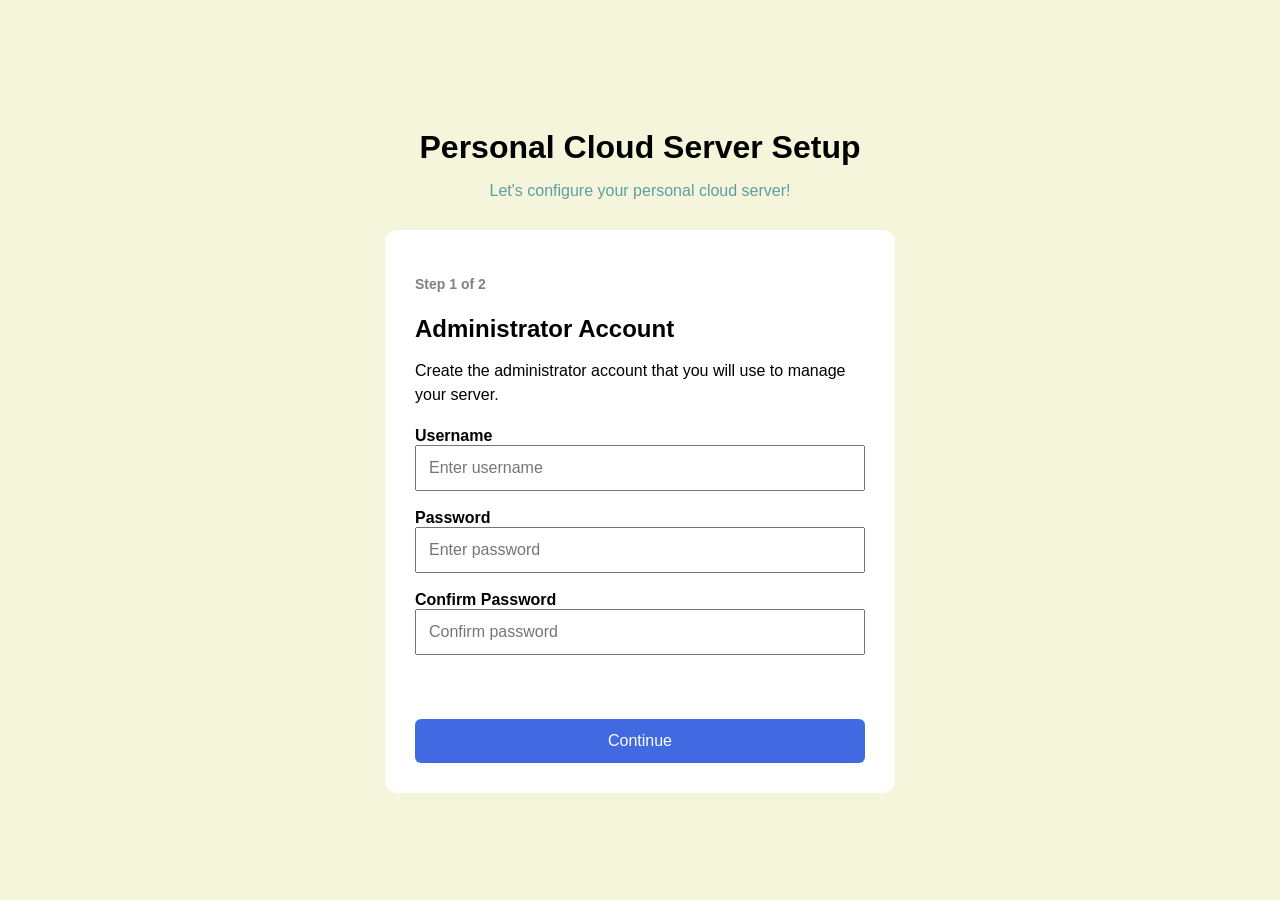
<file: initialSetup/setupWizard/index.html>
<!DOCTYPE html>
<html lang="en">
    <head>
        <meta charset="UTF-8">
        <meta name="viewport" content="width=device-width, initial-scale=1.0">
        <title>Personal Cloud Server Setup</title>
        <link rel="stylesheet" href="style.css">
        <script src="script.js" defer></script> <!-- Wait for HTML to finish before loading JS-->
    </head>

    <body>
        <main class="setup-container">
            <header>
                <h1>Personal Cloud Server Setup</h1>
                <p>Let's configure your personal cloud server!</p>
            </header>

            <section class="setup-card" id="account-step">
                <p class="step-label">Step 1 of 2</p>
                <h2>Administrator Account</h2>
                <p>Create the administrator account that you will use to manage your server.</p>

                <form id="account-form">
                    <label for="username">Username</label>
                    <input
                        type="text"
                        id="username"
                        name="username"
                        placeholder="Enter username"
                        autocomplete="username"
                        required
                    >
                    
                    <label for="password">Password</label>
                    <input
                        type="password"
                        id="password"
                        name="password"
                        placeholder="Enter password"
                        autocomplete="new-password"
                        required
                    >

                    <label for="confirm-password">
                        Confirm Password
                    </label>
                    <input
                        type="password"
                        id="confirm-password"
                        name="confirm-password"
                        placeholder="Confirm password"
                        autocomplete="new-password"
                        required
                    >

                    <p id="error-message" role="alert"></p>

                    <button type="submit" id="continue-button">
                        Continue
                    </button>
                </form>
            </section>

            <!--Step 2, confirm admin account details-->
            <section class="setup-card" id="install-step" hidden>
                <p class="step-label">Step 2 of 2</p>

                <h2>Confirm Administrator Account</h2>

                <p>
                    Review your account details below to finish setting up your server.
                </p>

                <div class="install-summary">
                    <h3>Account Summary</h3>

                    <p>
                        <strong>Administrator:</strong>
                        <span id="summary-username"></span>
                    </p>

                    <p>
                        <strong>Cloud Storage:</strong> Nextcloud
                    </p>
                </div>

                <p id="install-status" role="status">
                    Ready to create administrator account.
                </p>

                <div class="navigation-buttons">
                    <button type="button" id="install-back-button">
                        Back
                    </button>

                    <button type="button" id="install-button">
                        Create Administrator Account
                    </button>
                </div>
            </section>
        </main>
    </body>
</html>
</file>
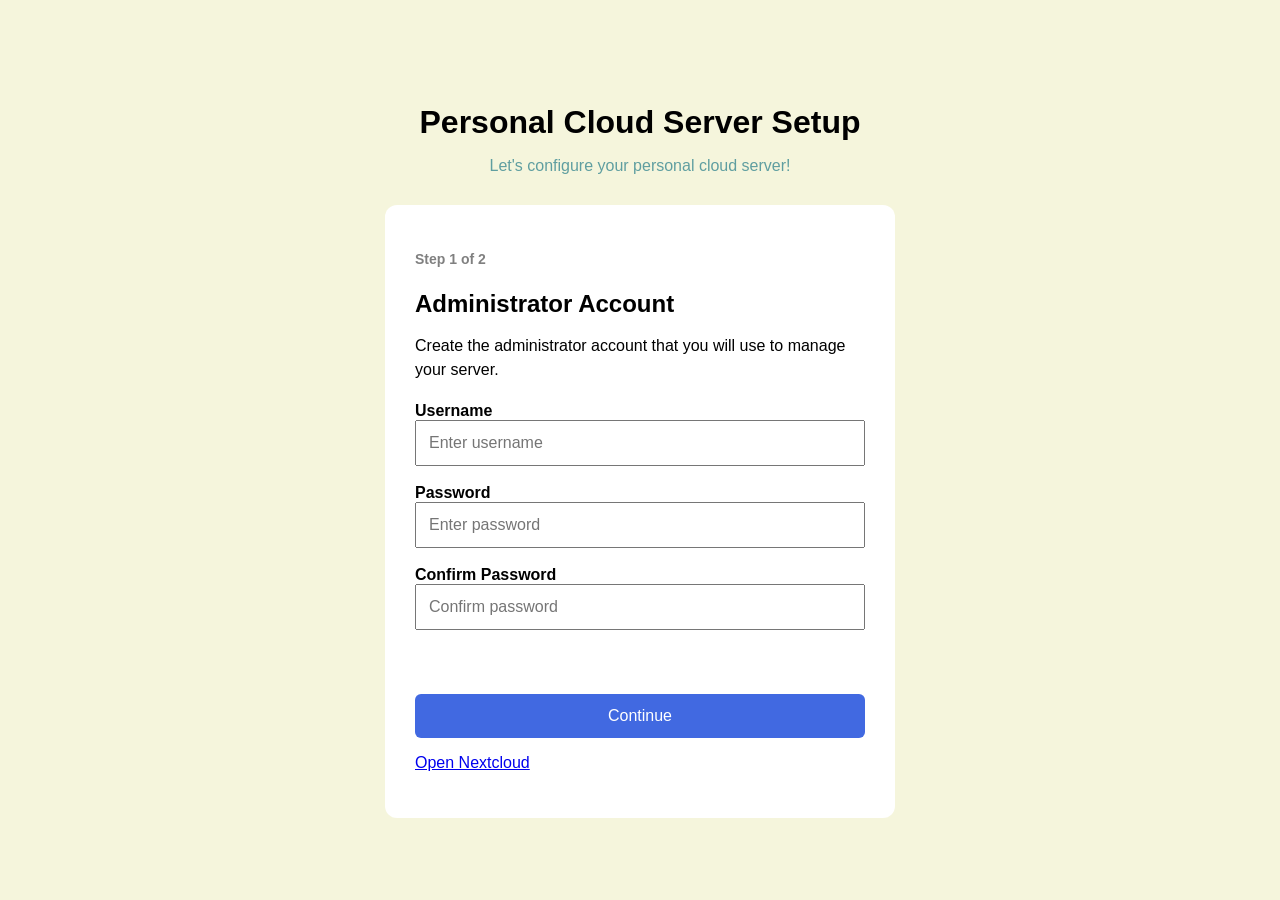
<file: webpage/setupWizard/index.html>
<!DOCTYPE html>
<html lang="en">
    <head>
        <meta charset="UTF-8">
        <meta name="viewport" content="width=device-width, initial-scale=1.0">
        <title>Personal Cloud Server Setup</title>
        <link rel="stylesheet" href="style.css">
        <script src="validation.js" defer></script> <!-- Wait for HTML to finish before loading JS-->
        <script src="script.js" defer></script>
    </head>

    <body>
        <main class="setup-container">
            <header>
                <h1>Personal Cloud Server Setup</h1>
                <p>Let's configure your personal cloud server!</p>
            </header>

            <section class="setup-card" id="account-step">
                <p class="step-label">Step 1 of 2</p>
                <h2>Administrator Account</h2>
                <p>Create the administrator account that you will use to manage your server.</p>

                <form id="account-form">
                    <label for="username">Username</label>
                    <input
                        type="text"
                        id="username"
                        name="username"
                        placeholder="Enter username"
                        autocomplete="username"
                        required
                    >
                    
                    <label for="password">Password</label>
                    <input
                        type="password"
                        id="password"
                        name="password"
                        placeholder="Enter password"
                        autocomplete="new-password"
                        required
                    >

                    <label for="confirm-password">
                        Confirm Password
                    </label>
                    <input
                        type="password"
                        id="confirm-password"
                        name="confirm-password"
                        placeholder="Confirm password"
                        autocomplete="new-password"
                        required
                    >

                    <p id="error-message" role="alert"></p>

                    <button type="submit" id="continue-button">
                        Continue
                    </button>

                    <p>
                        <a id="nextcloud-link" href="#" target="_blank" rel="noopener noreferrer">
                            Open Nextcloud
                        </a>
                    </p>
                </form>
            </section>

            <!--Step 2, confirm admin account details-->
            <section class="setup-card" id="install-step" hidden>
                <p class="step-label">Step 2 of 2</p>

                <h2>Confirm Administrator Account</h2>

                <p>
                    Review your account details below to finish setting up your server.
                </p>

                <div class="install-summary">
                    <h3>Account Summary</h3>

                    <p>
                        <strong>Administrator:</strong>
                        <span id="summary-username"></span>
                    </p>

                    <p>
                        <strong>Cloud Storage:</strong> Nextcloud
                    </p>
                </div>

                <p id="install-status" role="status">
                    Ready to create administrator account.
                </p>

                <div class="navigation-buttons">
                    <button type="button" id="install-back-button">
                        Back
                    </button>

                    <button type="button" id="install-button">
                        Create Administrator Account
                    </button>
                </div>
            </section>
        </main>
    </body>
</html>
</file>
<file: initialSetup/setupWizard/style.css>
* {
    box-sizing: border-box;
}

body {
    margin: 0;
    min-height: 100vh;
    font-family: Arial, Helvetica, sans-serif;
    background-color: beige;
    color: black;
    display: flex;
    justify-content: center;
    align-items: center;
}

.setup-container {
    width: 100%;
    max-width: 550px;
    padding: 20px;
}

header {
    text-align: center;
    margin-bottom: 30px;
}

header h1 {
    color: black;
    margin-bottom: 10px;
}

header p {
    color: cadetblue;
}

.setup-card {
    background-color: white;
    border-radius: 12px;
    padding: 30px;
    box-shadow: 0 4px 20px rgba(0, 0, 0, 0,08);
}

.step-label {
    color: grey;
    font-weight: bold;
    font-size: 14px;
}

.setup-card h2 {
    margin-bottom: 10px;
}

.setup-card > p {
    line-height: 1.5;
}

form {
    display: flex;
    flex-direction: column;
    margin-top: 20px;
}

label {
    font-weight: bold;
    margin-bottom: 8 px;
}

input {
    padding: 12px;
    margin-bottom: 18px;
    border: 1 px solid black;
    border-radius: 6 px;
    font-size: 16px;
}

input:focus {
    outline: 2px solid royalblue;
    border-color: transparent;
}

button {
    background-color: royalblue;
    color: white;
    border: none;
    border-radius: 6px;
    padding: 13px;
    font-size: 16px;
    cursor: pointer;
}

button:hover {
    background-color: royalblue;
}

#error-message {
    color: red;
    font-size: 14px;
    min-height: 18px;
}

/* Hide inactive setup screens*/
[hidden] {
    display: none !important;
}

.vpn-status {
    background-color: beige;
    border: 1px solid black;
    border-radius: 8px;
    padding: 15px;
    margin: 20px 0;
}

.vpn-status h3 {
    margin-top: 0;
    color: royalblue;
}

.vpn-status p {
    margin-bottom: 0;
    line-height: 1.5;
}

/*Nav buttons*/
.navigation-buttons {
    display: flex;
    gap: 10px;
    margin-top: 20px;
}

.navigation-buttons button {
    flex: 1;
}

#back-button {
    background-color: #6699CC;
}

#back-button:hover {
    background-color: royalblue;
}

.install-summary {
    background-color: beige;
    border: 1 px solid black;
    border-radius: 8px;
    padding: 15px;
    margin: 20px 0;
}

.install-summary h3 {
    margin-top: 0;
    color: royalblue;
}

.install-summary p {
    margin-bottom:  10px;
    line-height: 1.5;
}

#install-status {
    margin: 20px 0;
    color: #6699CC;
    font-weight: bold;
}

#install-back-button {
    background-color: #6699CC;
}

#install-back-button:hover {
    background-color: royalblue;
}
</file>
<file: webpage/setupWizard/style.css>
* {
    box-sizing: border-box;
}

body {
    margin: 0;
    min-height: 100vh;
    font-family: Arial, Helvetica, sans-serif;
    background-color: beige;
    color: black;
    display: flex;
    justify-content: center;
    align-items: center;
}

.setup-container {
    width: 100%;
    max-width: 550px;
    padding: 20px;
}

header {
    text-align: center;
    margin-bottom: 30px;
}

header h1 {
    color: black;
    margin-bottom: 10px;
}

header p {
    color: cadetblue;
}

.setup-card {
    background-color: white;
    border-radius: 12px;
    padding: 30px;
    box-shadow: 0 4px 20px rgba(0, 0, 0, 0,08);
}

.step-label {
    color: grey;
    font-weight: bold;
    font-size: 14px;
}

.setup-card h2 {
    margin-bottom: 10px;
}

.setup-card > p {
    line-height: 1.5;
}

form {
    display: flex;
    flex-direction: column;
    margin-top: 20px;
}

label {
    font-weight: bold;
    margin-bottom: 8 px;
}

input {
    padding: 12px;
    margin-bottom: 18px;
    border: 1 px solid black;
    border-radius: 6 px;
    font-size: 16px;
}

input:focus {
    outline: 2px solid royalblue;
    border-color: transparent;
}

button {
    background-color: royalblue;
    color: white;
    border: none;
    border-radius: 6px;
    padding: 13px;
    font-size: 16px;
    cursor: pointer;
}

button:hover {
    background-color: royalblue;
}

#error-message {
    color: red;
    font-size: 14px;
    min-height: 18px;
}

/* Hide inactive setup screens*/
[hidden] {
    display: none !important;
}

.vpn-status {
    background-color: beige;
    border: 1px solid black;
    border-radius: 8px;
    padding: 15px;
    margin: 20px 0;
}

.vpn-status h3 {
    margin-top: 0;
    color: royalblue;
}

.vpn-status p {
    margin-bottom: 0;
    line-height: 1.5;
}

/*Nav buttons*/
.navigation-buttons {
    display: flex;
    gap: 10px;
    margin-top: 20px;
}

.navigation-buttons button {
    flex: 1;
}

#back-button {
    background-color: #6699CC;
}

#back-button:hover {
    background-color: royalblue;
}

.install-summary {
    background-color: beige;
    border: 1 px solid black;
    border-radius: 8px;
    padding: 15px;
    margin: 20px 0;
}

.install-summary h3 {
    margin-top: 0;
    color: royalblue;
}

.install-summary p {
    margin-bottom:  10px;
    line-height: 1.5;
}

#install-status {
    margin: 20px 0;
    color: #6699CC;
    font-weight: bold;
}

#install-back-button {
    background-color: #6699CC;
}

#install-back-button:hover {
    background-color: royalblue;
}
</file>
